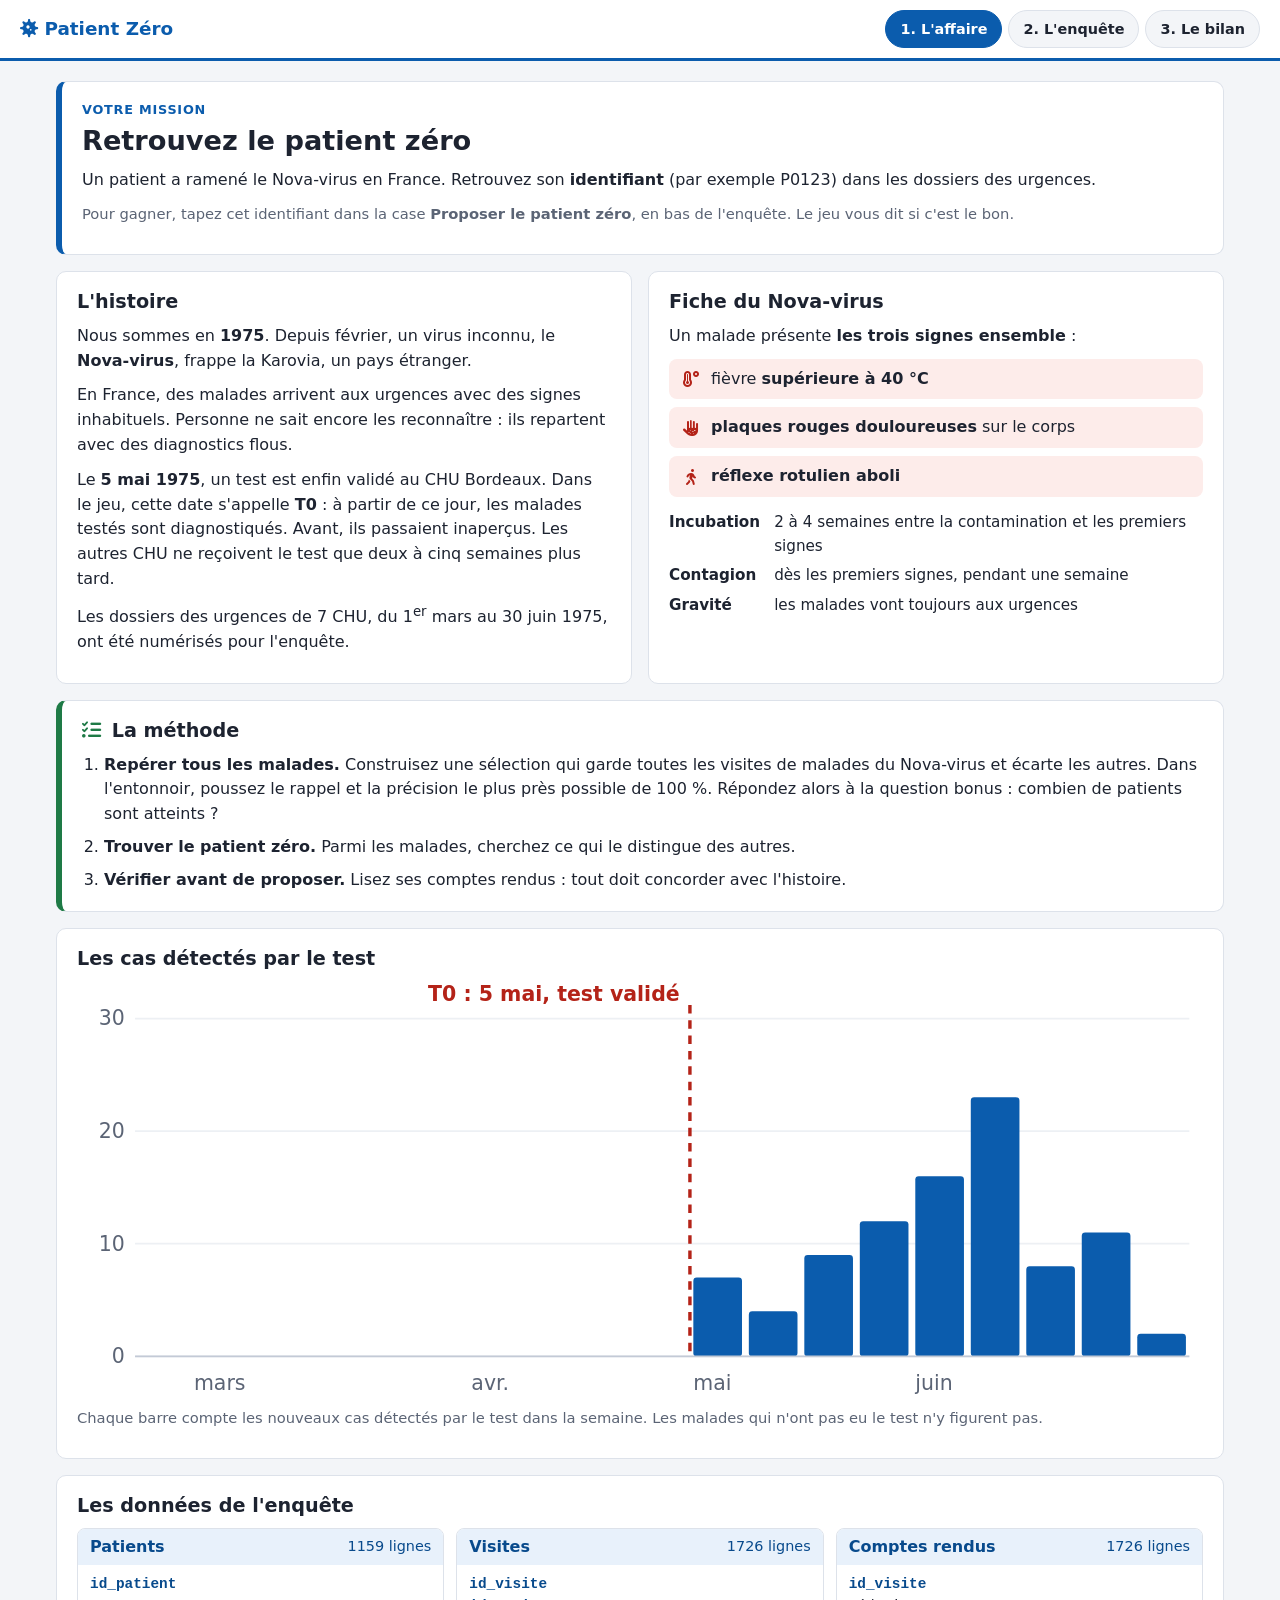
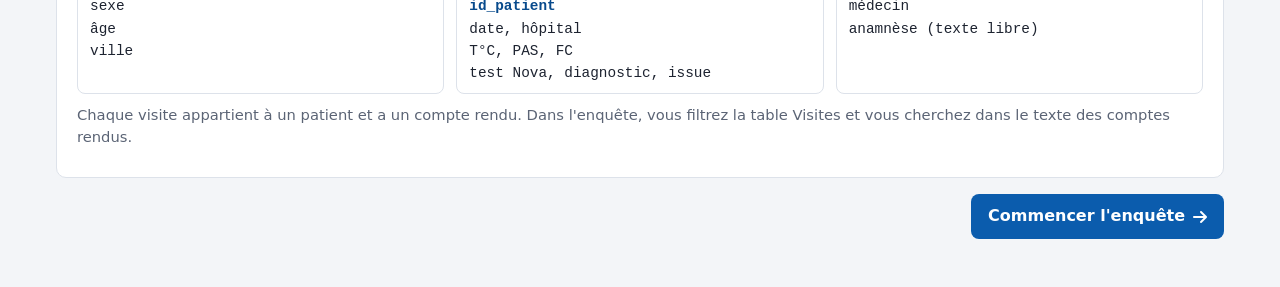
<file: index.html>
<!doctype html>
<html lang="fr">
<head>
<meta charset="utf-8">
<meta name="viewport" content="width=device-width, initial-scale=1">
<title>Patient Zéro</title>
<link rel="stylesheet" href="https://cdnjs.cloudflare.com/ajax/libs/font-awesome/6.5.1/css/all.min.css">
<link rel="stylesheet" href="style.css?v=4e49592b">
</head>
<body>

<header class="entete">
  <div class="marque"><i class="fa-solid fa-virus"></i> Patient Zéro</div>
  <nav class="onglets-pages" aria-label="Étapes du jeu">
    <button data-page="affaire" aria-current="page">1. L'affaire</button>
    <button data-page="enquete">2. L'enquête</button>
    <button data-page="bilan">3. Le bilan</button>
  </nav>
</header>

<main>

<!-- Page 1 : l'affaire -->
<section id="page-affaire" class="page active">
  <div class="carte objectif">
    <p class="surtitre">Votre mission</p>
    <h1>Retrouvez le patient zéro</h1>
    <p>Un patient a ramené le Nova-virus en France. Retrouvez son <strong>identifiant</strong> (par exemple P0123)
    dans les dossiers des urgences.</p>
    <p class="discret">Pour gagner, tapez cet identifiant dans la case <strong>Proposer le patient zéro</strong>,
    en bas de l'enquête. Le jeu vous dit si c'est le bon.</p>
  </div>

  <div class="deux-colonnes">
    <div class="carte">
      <h2>L'histoire</h2>
      <p>Nous sommes en <strong>1975</strong>. Depuis février, un virus inconnu, le <strong>Nova-virus</strong>,
      frappe la Karovia, un pays étranger.</p>
      <p>En France, des malades arrivent aux urgences avec des signes inhabituels. Personne ne sait encore les
      reconnaître : ils repartent avec des diagnostics flous.</p>
      <p>Le <strong>5 mai 1975</strong>, un test est enfin validé au CHU Bordeaux. Dans le jeu, cette date s'appelle
      <strong>T0</strong> : à partir de ce jour, les malades testés sont diagnostiqués. Avant, ils passaient
      inaperçus. Les autres CHU ne reçoivent le test que deux à cinq semaines plus tard.</p>
      <p>Les dossiers des urgences de 7 CHU, du 1<sup>er</sup> mars au 30 juin 1975, ont été numérisés pour
      l'enquête.</p>
    </div>
    <div class="carte">
      <h2>Fiche du Nova-virus</h2>
      <p>Un malade présente <strong>les trois signes ensemble</strong> :</p>
      <ul class="signes">
        <li><i class="fa-solid fa-temperature-high"></i><span>fièvre <strong>supérieure à 40 °C</strong></span></li>
        <li><i class="fa-solid fa-hand-dots"></i><span><strong>plaques rouges douloureuses</strong> sur le corps</span></li>
        <li><i class="fa-solid fa-person-walking"></i><span><strong>réflexe rotulien aboli</strong></span></li>
      </ul>
      <dl class="caracteristiques">
        <dt>Incubation</dt><dd>2 à 4 semaines entre la contamination et les premiers signes</dd>
        <dt>Contagion</dt><dd>dès les premiers signes, pendant une semaine</dd>
        <dt>Gravité</dt><dd>les malades vont toujours aux urgences</dd>
      </dl>
    </div>
  </div>

  <div class="carte methode">
    <h2><i class="fa-solid fa-list-check"></i> La méthode</h2>
    <ol class="etapes-methode" id="methode">
      <li><strong>Repérer tous les malades.</strong> Construisez une sélection qui garde toutes les visites de malades
      du Nova-virus et écarte les autres. Dans l'entonnoir, poussez le rappel et la précision le plus près
      possible de 100 %. Répondez alors à la question bonus : combien de patients sont atteints ?</li>
      <li><strong>Trouver le patient zéro.</strong> Parmi les malades, cherchez ce qui le distingue des autres.</li>
      <li><strong>Vérifier avant de proposer.</strong> Lisez ses comptes rendus : tout doit concorder avec
      l'histoire.</li>
    </ol>
  </div>

  <div class="carte">
    <h2>Les cas détectés par le test</h2>
    <div id="courbe" class="courbe"></div>
    <p class="discret">Chaque barre compte les nouveaux cas détectés par le test dans la semaine. Les malades qui
    n'ont pas eu le test n'y figurent pas.</p>
  </div>

  <div class="carte">
    <h2>Les données de l'enquête</h2>
    <div class="schema">
      <div class="table-carte">
        <h3>Patients <span id="schema-patients"></span></h3>
        <ul><li class="cle">id_patient</li><li>sexe</li><li>âge</li><li>ville</li></ul>
      </div>
      <div class="table-carte">
        <h3>Visites <span id="schema-visites"></span></h3>
        <ul><li class="cle">id_visite</li><li class="cle">id_patient</li><li>date, hôpital</li><li>T°C, PAS, FC</li>
          <li>test Nova, diagnostic, issue</li></ul>
      </div>
      <div class="table-carte">
        <h3>Comptes rendus <span id="schema-cr"></span></h3>
        <ul><li class="cle">id_visite</li><li>médecin</li><li>anamnèse (texte libre)</li></ul>
      </div>
    </div>
    <p class="discret">Chaque visite appartient à un patient et a un compte rendu. Dans l'enquête, vous filtrez
    la table Visites et vous cherchez dans le texte des comptes rendus.</p>
  </div>

  <div class="actions">
    <button class="bouton principal" data-aller="enquete">Commencer l'enquête <i class="fa-solid fa-arrow-right"></i></button>
  </div>
</section>

<!-- Page 2 : l'enquête -->
<section id="page-enquete" class="page">
  <section class="carte mission" id="mission" aria-live="polite"></section>

  <div class="enquete-grille">
    <form id="form-filtres" aria-label="Filtres et recherches" novalidate>
      <button class="bouton lien tout-effacer haut" type="button"><i class="fa-solid fa-eraser"></i> Tout effacer</button>
      <details class="carte repliable" open>
        <summary><i class="fa-solid fa-table"></i> Filtres sur la table Visites</summary>
        <div class="champs">
          <label>Date du <input type="date" id="f-du"></label>
          <label>au <input type="date" id="f-au"></label>
          <label class="large">Hôpital <select id="f-hopital"></select></label>
          <label>Température min (°C) <input type="text" inputmode="decimal" id="f-temperature" placeholder="ex. 40" autocomplete="off"></label>
          <label>Test Nova <select id="f-test"></select></label>
          <label class="large">Diagnostic <select id="f-diagnostic"></select></label>
          <label class="large">Issue de la visite <select id="f-issue"></select></label>
        </div>
      </details>

      <details class="carte repliable" open>
        <summary><i class="fa-solid fa-magnifying-glass"></i> Recherche dans les comptes rendus</summary>
        <p class="aide">Chaque recherche lit l'anamnèse. Les termes d'une même recherche sont des synonymes : un
        seul suffit. Les accents, les majuscules et le pluriel ne comptent pas. Un terme trouve aussi les mots qui
        commencent par lui : « céphal » trouve « céphalées ».</p>
        <div id="criteres"></div>
        <button class="bouton secondaire" type="button" id="ajouter-critere"><i class="fa-solid fa-plus"></i> Ajouter une recherche</button>
      </details>

      <div class="appliquer">
        <button class="bouton principal" type="submit" id="appliquer"><i class="fa-solid fa-filter"></i> Appliquer les filtres</button>
        <button class="bouton lien tout-effacer" type="button"><i class="fa-solid fa-eraser"></i> Tout effacer</button>
        <p class="etat-filtres" id="etat-filtres" aria-live="polite"></p>
      </div>
    </form>

    <div>
      <section class="carte" id="resultats">
        <h2>Entonnoir</h2>
        <p class="discret entonnoir-aide">Nombre de lignes qui restent après chaque filtre. Une visite a un seul
        compte rendu : les tables Visites et Comptes rendus gardent le même nombre de lignes. Chaque étape a un
        numéro et une couleur : sous l'entonnoir, l'onglet de même couleur montre les comptes rendus qu'elle n'a
        pas sélectionnés.</p>
        <p class="discret entonnoir-aide"><strong>Rappel</strong> : part des visites de malades du Nova-virus que
        votre sélection garde. <strong>Précision</strong> : part des visites de votre sélection qui sont des visites
        de malades. Une sélection parfaite atteint 100 % et 100 %.</p>
        <p class="attente-filtres" id="attente-filtres" hidden><i class="fa-solid fa-triangle-exclamation"></i>
        Les filtres ont changé. Cliquez sur <strong>Appliquer les filtres</strong> pour mettre à jour l'entonnoir et
        les comptes rendus.</p>
        <ol class="entonnoir" id="entonnoir"></ol>
      </section>

      <section class="carte">
        <div class="onglets-tables" id="onglets-tables" role="tablist" aria-label="Tables"></div>
        <div class="tri">
          <label>Ordre
            <select id="ordre">
              <option value="">non trié</option>
              <option value="asc">plus anciennes d'abord</option>
              <option value="desc">plus récentes d'abord</option>
            </select>
          </label>
        </div>
        <div id="vue-cr"></div>
        <div id="vue-visites" hidden></div>
        <div id="vue-patients" hidden></div>
      </section>

      <section class="carte bonus" id="bonus">
        <h2><i class="fa-solid fa-users"></i> Question bonus</h2>
        <p>Avant de proposer le patient zéro : combien de <strong>patients</strong> sont atteints par le
        Nova-virus ?</p>
        <form class="ligne" id="form-bonus">
          <input id="bonus-reponse" inputmode="numeric" placeholder="Nombre de patients" autocomplete="off" aria-label="Nombre de patients atteints">
          <button class="bouton principal" type="submit">Vérifier</button>
        </form>
        <div id="bonus-retour" class="retour" aria-live="polite"></div>
      </section>

      <section class="carte proposer" id="proposer">
        <h2><i class="fa-solid fa-crosshairs"></i> Proposer le patient zéro</h2>
        <form class="ligne" id="form-proposition">
          <input id="proposition" placeholder="P0123" autocomplete="off" autocapitalize="characters" aria-label="Identifiant du patient">
          <button class="bouton principal" type="submit">Vérifier</button>
        </form>
        <div id="proposition-retour" class="retour" aria-live="polite"></div>
      </section>
    </div>
  </div>
  <button class="barre-resultat" id="barre-resultat" type="button"></button>
</section>

<!-- Page 3 : le bilan -->
<section id="page-bilan" class="page">
  <div class="carte histoire" id="bilan-histoire"></div>
  <details class="carte repliable" id="acces-animateur">
    <summary><i class="fa-solid fa-key"></i> Accès animateur</summary>
    <form class="ligne" id="form-animateur">
      <input type="password" id="mot-de-passe" autocomplete="off" aria-label="Mot de passe animateur" placeholder="Mot de passe">
      <button class="bouton principal" type="submit">Ouvrir le bilan</button>
    </form>
    <div id="animateur-retour" class="retour" aria-live="polite"></div>
  </details>
  <div class="actions">
    <button class="bouton secondaire" id="rejouer"><i class="fa-solid fa-rotate-left"></i> Rejouer depuis le début</button>
  </div>
</section>

</main>

<script src="donnees.js?v=7889630e"></script>
<script src="js/recherche.js?v=95b4e049"></script>
<script src="js/enquete.js?v=b632fd39"></script>
<script src="js/jeu.js?v=29982d2e"></script>
</body>
</html>
</file>
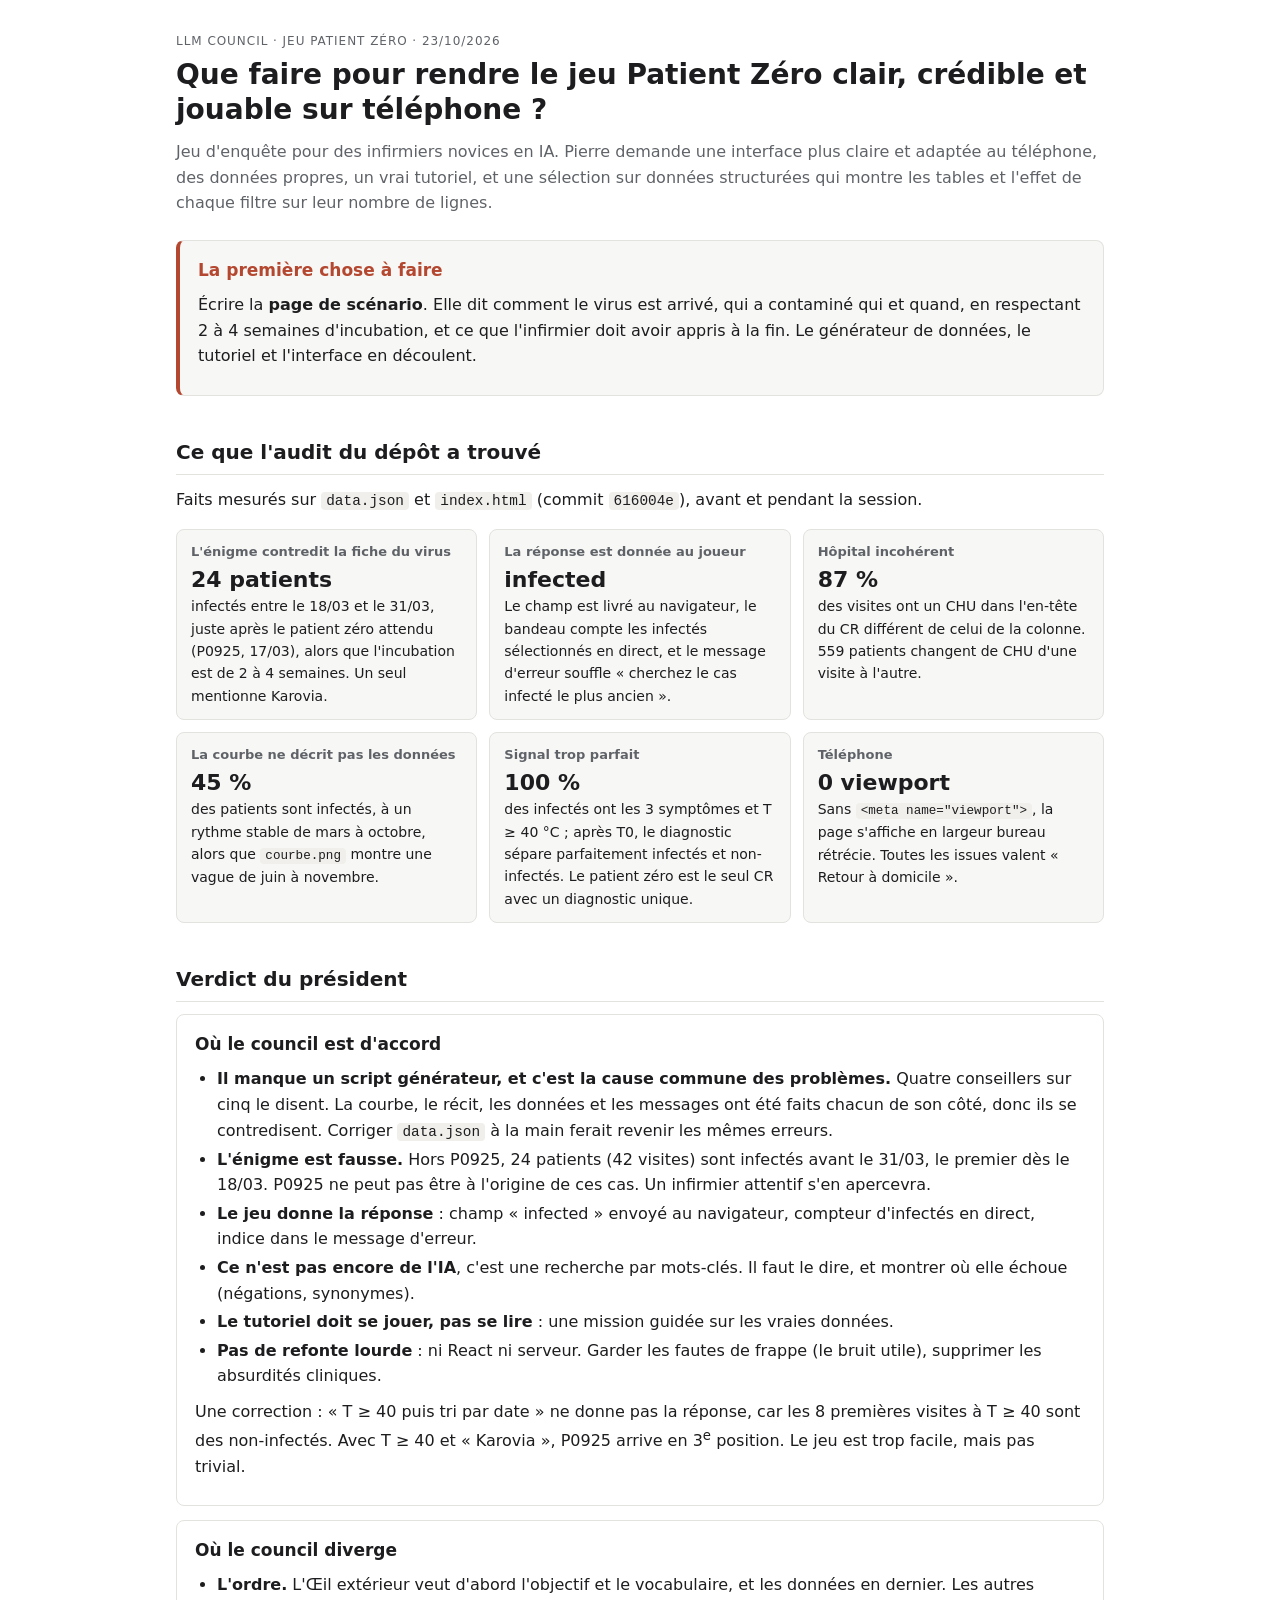
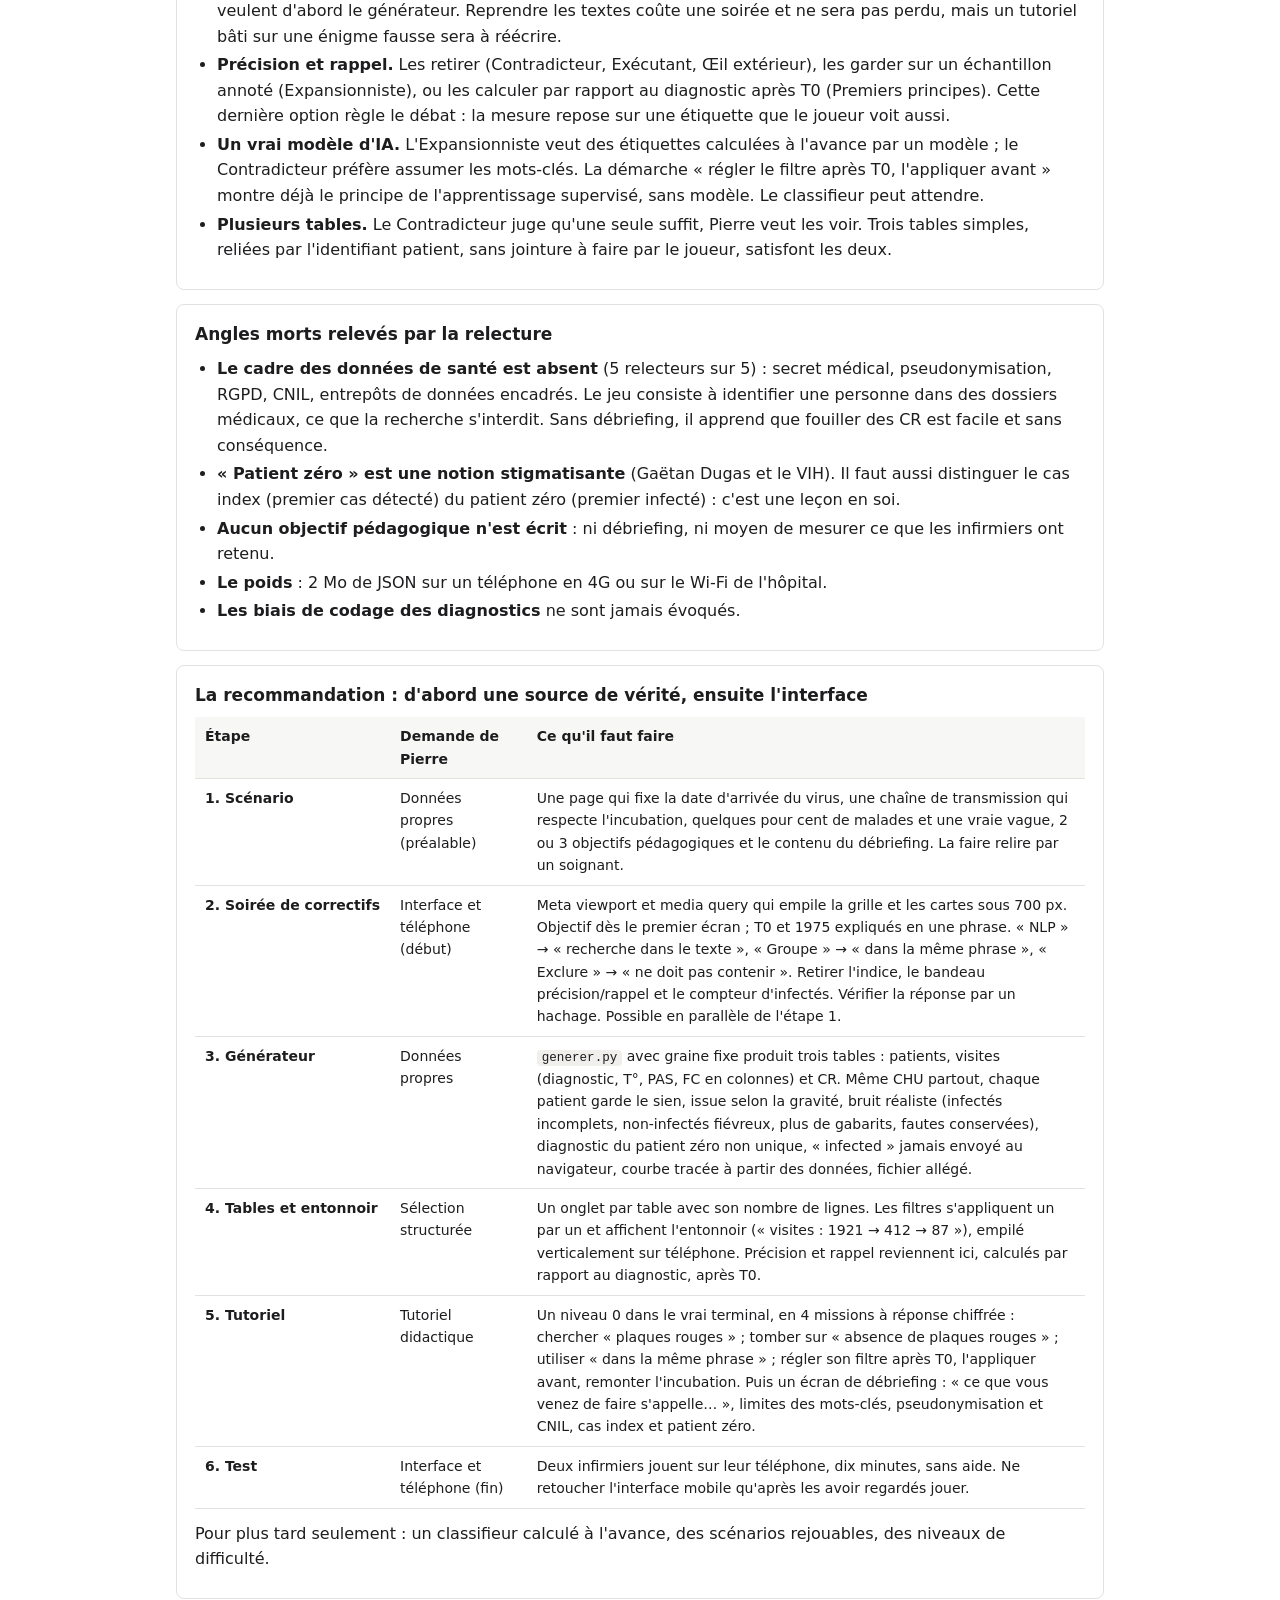
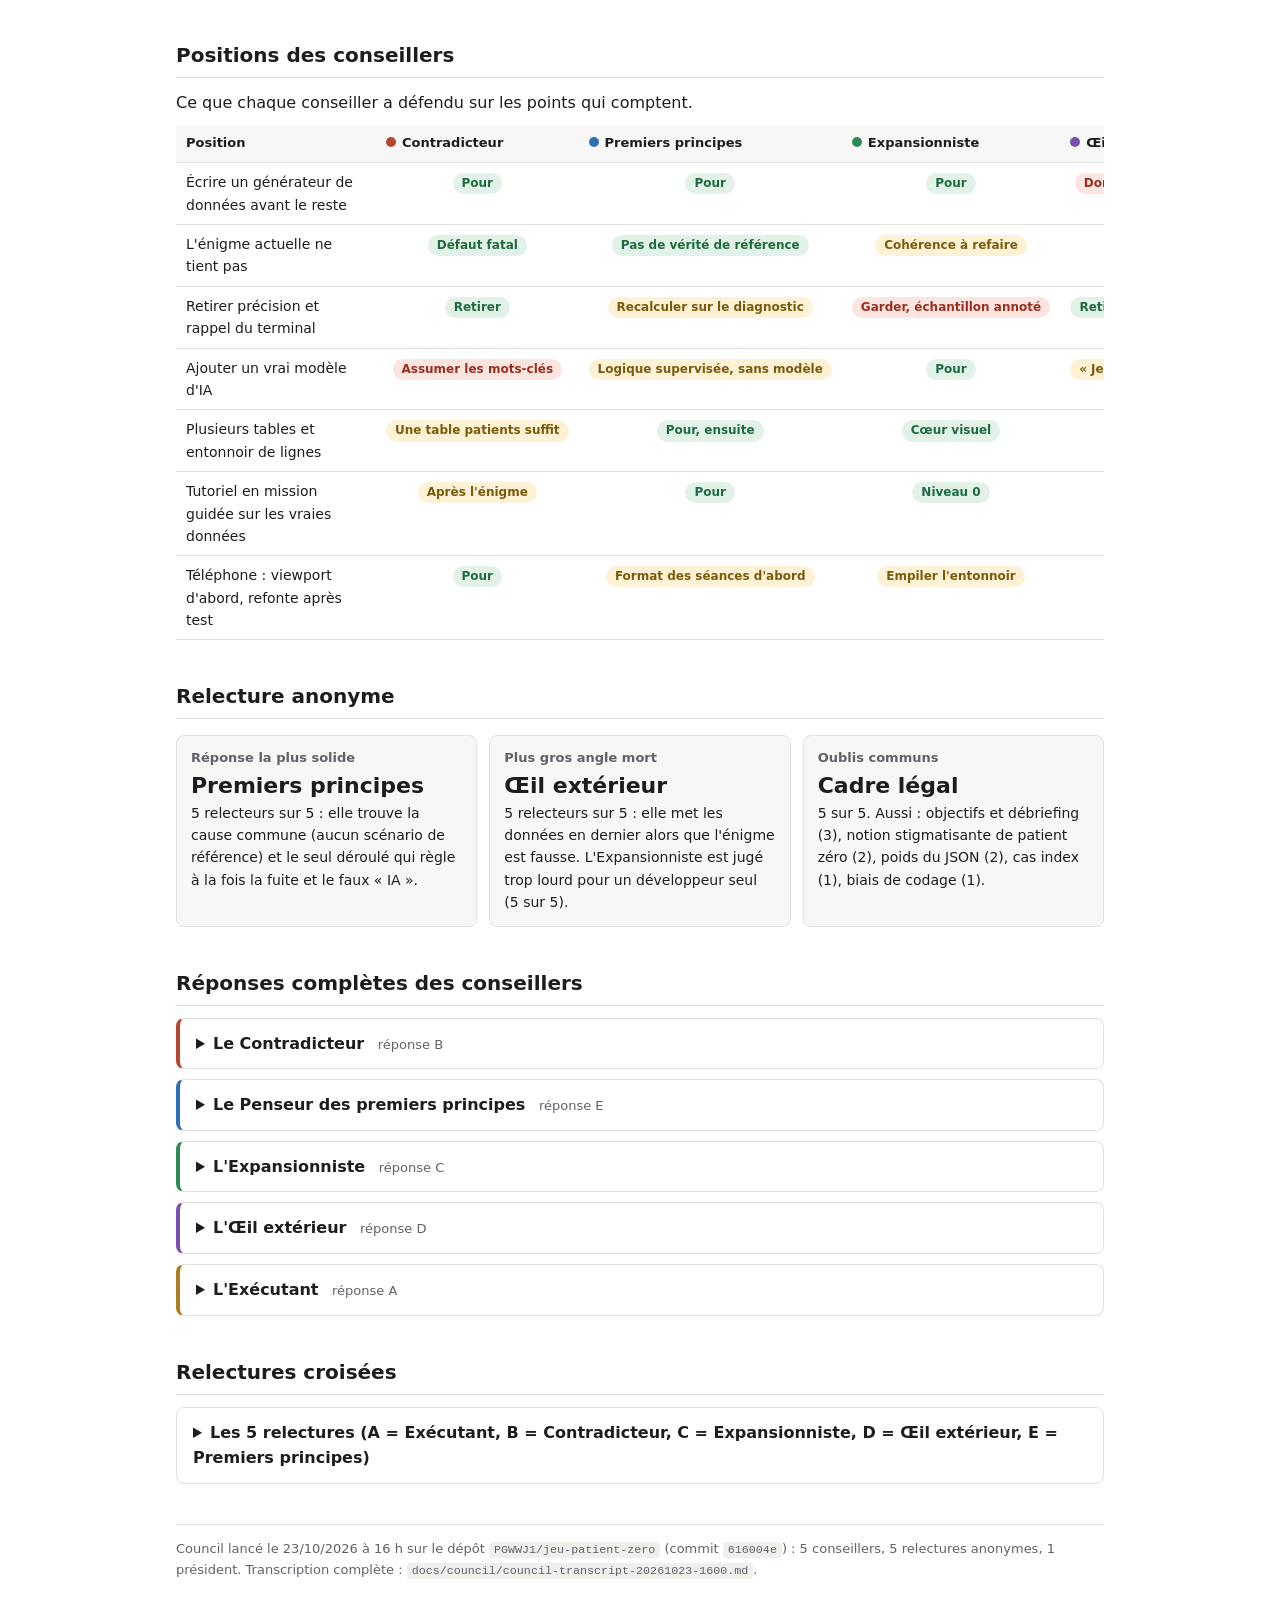
<file: docs/council/council-report-20261023-1600.html>
<!doctype html>
<html lang="fr">
<head>
<meta charset="utf-8">
<meta name="viewport" content="width=device-width, initial-scale=1">
<title>Council Patient Zéro</title>
<style>
:root {
  --bg: #ffffff; --surface: #f7f7f5; --text: #1d1d1f; --muted: #5f6368; --border: #e2e2de;
  --accent: #b4472f; --pos-bg: #e3f2e8; --pos: #1e6b3e; --neg-bg: #fbe5e1; --neg: #9b2f1c;
  --mid-bg: #fdf1d6; --mid: #7a5a0b; --none-bg: #efefed; --none: #7b7b78; --code-bg: #f0efeb;
}
@media (prefers-color-scheme: dark) {
  :root:not([data-theme="light"]) {
    --bg: #17181a; --surface: #1f2023; --text: #ececec; --muted: #a3a6ab; --border: #34363a;
    --accent: #e0775f; --pos-bg: #1d3526; --pos: #8fd3a8; --neg-bg: #3d221d; --neg: #f0a596;
    --mid-bg: #3a3020; --mid: #e6c77a; --none-bg: #2a2b2e; --none: #9a9a97; --code-bg: #2a2b2e;
  }
}
:root[data-theme="dark"] {
  --bg: #17181a; --surface: #1f2023; --text: #ececec; --muted: #a3a6ab; --border: #34363a;
  --accent: #e0775f; --pos-bg: #1d3526; --pos: #8fd3a8; --neg-bg: #3d221d; --neg: #f0a596;
  --mid-bg: #3a3020; --mid: #e6c77a; --none-bg: #2a2b2e; --none: #9a9a97; --code-bg: #2a2b2e;
}
* { box-sizing: border-box; }
body { margin: 0; background: var(--bg); color: var(--text);
  font: 16px/1.6 system-ui, -apple-system, "Segoe UI", Roboto, "Noto Sans", sans-serif; }
main { max-width: 960px; margin: 0 auto; padding: 32px 16px 64px; }
header .kicker { text-transform: uppercase; letter-spacing: .08em; font-size: 12px; color: var(--muted); margin: 0 0 6px; }
h1 { font-size: 28px; line-height: 1.25; margin: 0 0 12px; }
h2 { font-size: 20px; margin: 40px 0 12px; padding-bottom: 6px; border-bottom: 1px solid var(--border); }
h3 { font-size: 17px; margin: 0 0 8px; }
p { margin: 0 0 10px; }
ul, ol { margin: 0 0 10px; padding-left: 22px; }
li { margin: 3px 0; }
code { background: var(--code-bg); padding: 1px 5px; border-radius: 4px; font-size: .9em; overflow-wrap: anywhere; }
blockquote { margin: 0 0 12px; padding: 8px 14px; border-left: 3px solid var(--border); color: var(--muted); }
.lede { color: var(--muted); margin: 0; }
.first-step { background: var(--surface); border: 1px solid var(--border); border-left: 4px solid var(--accent);
  border-radius: 8px; padding: 16px 18px; margin: 24px 0 8px; }
.first-step h2 { border: 0; margin: 0 0 8px; padding: 0; font-size: 17px; color: var(--accent); }
.verdict-block { border: 1px solid var(--border); border-radius: 8px; padding: 16px 18px; margin: 0 0 14px; background: var(--bg); }
.table-wrap { overflow-x: auto; margin: 0 0 12px; }
table { border-collapse: collapse; width: 100%; font-size: 14px; }
th, td { text-align: left; vertical-align: top; padding: 8px 10px; border-bottom: 1px solid var(--border); }
thead th { background: var(--surface); font-weight: 600; }
.grid th[scope="col"] { font-size: 13px; white-space: normal; min-width: 100px; }
.grid th[scope="row"] { font-weight: 500; min-width: 200px; }
.grid td { text-align: center; }
.plan td:first-child { white-space: nowrap; font-weight: 600; }
.plan td:nth-child(2) { min-width: 120px; }
.dot { display: inline-block; width: 10px; height: 10px; border-radius: 50%; margin-right: 6px; vertical-align: baseline; }
.pill { display: inline-block; padding: 1px 9px; border-radius: 999px; font-size: 12px; font-weight: 600; white-space: nowrap; }
.pill.pos { background: var(--pos-bg); color: var(--pos); }
.pill.neg { background: var(--neg-bg); color: var(--neg); }
.pill.mid { background: var(--mid-bg); color: var(--mid); }
.pill.none { background: var(--none-bg); color: var(--none); font-weight: 500; }
.tally { display: grid; grid-template-columns: repeat(auto-fit, minmax(260px, 1fr)); gap: 12px; margin: 16px 0 0; }
.tally div { background: var(--surface); border: 1px solid var(--border); border-radius: 8px; padding: 12px 14px; font-size: 14px; }
.tally strong { display: block; font-size: 13px; color: var(--muted); font-weight: 600; margin-bottom: 4px; }
.tally .big { font-size: 22px; font-weight: 700; color: var(--text); display: block; line-height: 1.2; margin-bottom: 2px; }
details { border: 1px solid var(--border); border-radius: 8px; margin: 0 0 10px; background: var(--bg); }
details > summary { cursor: pointer; padding: 12px 16px; font-weight: 600; list-style-position: inside; }
details[open] > summary { border-bottom: 1px solid var(--border); }
details .body { padding: 14px 18px; }
.advisor { border-left: 4px solid var(--c, var(--accent)); }
.letter { font-weight: 400; color: var(--muted); font-size: 13px; margin-left: 8px; }
.review { border-top: 1px solid var(--border); padding-top: 10px; margin-top: 10px; }
.review:first-child { border-top: 0; margin-top: 0; padding-top: 0; }
footer { margin-top: 40px; padding-top: 14px; border-top: 1px solid var(--border); color: var(--muted); font-size: 13px; }
@media (max-width: 600px) { h1 { font-size: 23px; } .verdict-block, .first-step { padding: 14px; } }
</style>
</head>
<body>
<main>
<header>
  <p class="kicker">LLM Council · jeu Patient Zéro · 23/10/2026</p>
  <h1>Que faire pour rendre le jeu Patient Zéro clair, crédible et jouable sur téléphone&nbsp;?</h1>
  <p class="lede">Jeu d'enquête pour des infirmiers novices en IA. Pierre demande une interface plus claire et
  adaptée au téléphone, des données propres, un vrai tutoriel, et une sélection sur données structurées qui
  montre les tables et l'effet de chaque filtre sur leur nombre de lignes.</p>
</header>

<section class="first-step">
  <h2>La première chose à faire</h2>
  <p>Écrire la <strong>page de scénario</strong>. Elle dit comment le virus est arrivé, qui a contaminé qui et
  quand, en respectant 2 à 4 semaines d'incubation, et ce que l'infirmier doit avoir appris à la fin. Le
  générateur de données, le tutoriel et l'interface en découlent.</p>
</section>

<h2>Ce que l'audit du dépôt a trouvé</h2>
<p>Faits mesurés sur <code>data.json</code> et <code>index.html</code> (commit <code>616004e</code>), avant et
pendant la session.</p>
<div class="tally">
  <div><strong>L'énigme contredit la fiche du virus</strong><span class="big">24 patients</span>infectés entre le
  18/03 et le 31/03, juste après le patient zéro attendu (P0925, 17/03), alors que l'incubation est de 2 à 4
  semaines. Un seul mentionne Karovia.</div>
  <div><strong>La réponse est donnée au joueur</strong><span class="big">infected</span>Le champ est livré au
  navigateur, le bandeau compte les infectés sélectionnés en direct, et le message d'erreur souffle « cherchez le
  cas infecté le plus ancien ».</div>
  <div><strong>Hôpital incohérent</strong><span class="big">87 %</span>des visites ont un CHU dans l'en-tête du
  CR différent de celui de la colonne. 559 patients changent de CHU d'une visite à l'autre.</div>
  <div><strong>La courbe ne décrit pas les données</strong><span class="big">45 %</span>des patients sont
  infectés, à un rythme stable de mars à octobre, alors que <code>courbe.png</code> montre une vague de juin à
  novembre.</div>
  <div><strong>Signal trop parfait</strong><span class="big">100 %</span>des infectés ont les 3 symptômes et
  T ≥ 40 °C ; après T0, le diagnostic sépare parfaitement infectés et non-infectés. Le patient zéro est le seul CR
  avec un diagnostic unique.</div>
  <div><strong>Téléphone</strong><span class="big">0 viewport</span>Sans <code>&lt;meta name="viewport"&gt;</code>,
  la page s'affiche en largeur bureau rétrécie. Toutes les issues valent « Retour à domicile ».</div>
</div>

<h2>Verdict du président</h2>

<div class="verdict-block">
  <h3>Où le council est d'accord</h3>
  <ul>
    <li><strong>Il manque un script générateur, et c'est la cause commune des problèmes.</strong> Quatre
    conseillers sur cinq le disent. La courbe, le récit, les données et les messages ont été faits chacun de son
    côté, donc ils se contredisent. Corriger <code>data.json</code> à la main ferait revenir les mêmes erreurs.</li>
    <li><strong>L'énigme est fausse.</strong> Hors P0925, 24 patients (42 visites) sont infectés avant le 31/03,
    le premier dès le 18/03. P0925 ne peut pas être à l'origine de ces cas. Un infirmier attentif s'en
    apercevra.</li>
    <li><strong>Le jeu donne la réponse</strong> : champ « infected » envoyé au navigateur, compteur
    d'infectés en direct, indice dans le message d'erreur.</li>
    <li><strong>Ce n'est pas encore de l'IA</strong>, c'est une recherche par mots-clés. Il faut le dire, et
    montrer où elle échoue (négations, synonymes).</li>
    <li><strong>Le tutoriel doit se jouer, pas se lire</strong> : une mission guidée sur les vraies données.</li>
    <li><strong>Pas de refonte lourde</strong> : ni React ni serveur. Garder les fautes de frappe (le bruit
    utile), supprimer les absurdités cliniques.</li>
  </ul>
  <p>Une correction : « T ≥ 40 puis tri par date » ne donne pas la réponse, car les 8 premières visites à
  T ≥ 40 sont des non-infectés. Avec T ≥ 40 et « Karovia », P0925 arrive en 3<sup>e</sup> position. Le jeu est
  trop facile, mais pas trivial.</p>
</div>

<div class="verdict-block">
  <h3>Où le council diverge</h3>
  <ul>
    <li><strong>L'ordre.</strong> L'Œil extérieur veut d'abord l'objectif et le vocabulaire, et les données en
    dernier. Les autres veulent d'abord le générateur. Reprendre les textes coûte une soirée et ne sera pas perdu,
    mais un tutoriel bâti sur une énigme fausse sera à réécrire.</li>
    <li><strong>Précision et rappel.</strong> Les retirer (Contradicteur, Exécutant, Œil extérieur), les garder
    sur un échantillon annoté (Expansionniste), ou les calculer par rapport au diagnostic après T0 (Premiers
    principes). Cette dernière option règle le débat : la mesure repose sur une étiquette que le joueur voit
    aussi.</li>
    <li><strong>Un vrai modèle d'IA.</strong> L'Expansionniste veut des étiquettes calculées à l'avance par un
    modèle ; le Contradicteur préfère assumer les mots-clés. La démarche « régler le filtre après T0, l'appliquer
    avant » montre déjà le principe de l'apprentissage supervisé, sans modèle. Le classifieur peut attendre.</li>
    <li><strong>Plusieurs tables.</strong> Le Contradicteur juge qu'une seule suffit, Pierre veut les voir. Trois
    tables simples, reliées par l'identifiant patient, sans jointure à faire par le joueur, satisfont les
    deux.</li>
  </ul>
</div>

<div class="verdict-block">
  <h3>Angles morts relevés par la relecture</h3>
  <ul>
    <li><strong>Le cadre des données de santé est absent</strong> (5 relecteurs sur 5) : secret médical,
    pseudonymisation, RGPD, CNIL, entrepôts de données encadrés. Le jeu consiste à identifier une personne dans
    des dossiers médicaux, ce que la recherche s'interdit. Sans débriefing, il apprend que fouiller des CR est
    facile et sans conséquence.</li>
    <li><strong>« Patient zéro » est une notion stigmatisante</strong> (Gaëtan Dugas et le VIH). Il faut aussi
    distinguer le cas index (premier cas détecté) du patient zéro (premier infecté) : c'est une leçon en soi.</li>
    <li><strong>Aucun objectif pédagogique n'est écrit</strong> : ni débriefing, ni moyen de mesurer ce que les
    infirmiers ont retenu.</li>
    <li><strong>Le poids</strong> : 2 Mo de JSON sur un téléphone en 4G ou sur le Wi-Fi de l'hôpital.</li>
    <li><strong>Les biais de codage des diagnostics</strong> ne sont jamais évoqués.</li>
  </ul>
</div>

<div class="verdict-block">
  <h3>La recommandation : d'abord une source de vérité, ensuite l'interface</h3>
  <div class="table-wrap">
  <table class="plan">
    <thead><tr><th>Étape</th><th>Demande de Pierre</th><th>Ce qu'il faut faire</th></tr></thead>
    <tbody>
      <tr><td>1. Scénario</td><td>Données propres (préalable)</td><td>Une page qui fixe la date d'arrivée du
      virus, une chaîne de transmission qui respecte l'incubation, quelques pour cent de malades et une vraie
      vague, 2 ou 3 objectifs pédagogiques et le contenu du débriefing. La faire relire par un soignant.</td></tr>
      <tr><td>2. Soirée de correctifs</td><td>Interface et téléphone (début)</td><td>Meta viewport et media query
      qui empile la grille et les cartes sous 700 px. Objectif dès le premier écran ; T0 et 1975 expliqués en une
      phrase. « NLP » → « recherche dans le texte », « Groupe » → « dans la même phrase », « Exclure » → « ne doit
      pas contenir ». Retirer l'indice, le bandeau précision/rappel et le compteur d'infectés. Vérifier la réponse
      par un hachage. Possible en parallèle de l'étape 1.</td></tr>
      <tr><td>3. Générateur</td><td>Données propres</td><td><code>generer.py</code> avec graine fixe produit
      trois tables : patients, visites (diagnostic, T°, PAS, FC en colonnes) et CR. Même CHU partout, chaque
      patient garde le sien, issue selon la gravité, bruit réaliste (infectés incomplets, non-infectés fiévreux,
      plus de gabarits, fautes conservées), diagnostic du patient zéro non unique, « infected » jamais envoyé au
      navigateur, courbe tracée à partir des données, fichier allégé.</td></tr>
      <tr><td>4. Tables et entonnoir</td><td>Sélection structurée</td><td>Un onglet par table avec son nombre de
      lignes. Les filtres s'appliquent un par un et affichent l'entonnoir (« visites : 1921 → 412 → 87 »), empilé
      verticalement sur téléphone. Précision et rappel reviennent ici, calculés par rapport au diagnostic, après
      T0.</td></tr>
      <tr><td>5. Tutoriel</td><td>Tutoriel didactique</td><td>Un niveau 0 dans le vrai terminal, en 4 missions
      à réponse chiffrée : chercher « plaques rouges » ; tomber sur « absence de plaques rouges » ; utiliser « dans
      la même phrase » ; régler son filtre après T0, l'appliquer avant, remonter l'incubation. Puis un écran de
      débriefing : « ce que vous venez de faire s'appelle… », limites des mots-clés, pseudonymisation et CNIL, cas
      index et patient zéro.</td></tr>
      <tr><td>6. Test</td><td>Interface et téléphone (fin)</td><td>Deux infirmiers jouent sur leur téléphone,
      dix minutes, sans aide. Ne retoucher l'interface mobile qu'après les avoir regardés jouer.</td></tr>
    </tbody>
  </table>
  </div>
  <p>Pour plus tard seulement : un classifieur calculé à l'avance, des scénarios rejouables, des niveaux de
  difficulté.</p>
</div>

<h2>Positions des conseillers</h2>
<p>Ce que chaque conseiller a défendu sur les points qui comptent.</p>
<div class="table-wrap">
<table class="grid">
  <thead>
    <tr>
      <th scope="col">Position</th>
      <th scope="col"><span class="dot" style="background:#b4472f"></span>Contradicteur</th>
      <th scope="col"><span class="dot" style="background:#2f6fb4"></span>Premiers principes</th>
      <th scope="col"><span class="dot" style="background:#2e8b57"></span>Expansionniste</th>
      <th scope="col"><span class="dot" style="background:#7a4fb0"></span>Œil extérieur</th>
      <th scope="col"><span class="dot" style="background:#b07a1f"></span>Exécutant</th>
    </tr>
  </thead>
  <tbody>
    <tr><th scope="row">Écrire un générateur de données avant le reste</th>
      <td><span class="pill pos">Pour</span></td><td><span class="pill pos">Pour</span></td>
      <td><span class="pill pos">Pour</span></td><td><span class="pill neg">Données en dernier</span></td>
      <td><span class="pill pos">Pour</span></td></tr>
    <tr><th scope="row">L'énigme actuelle ne tient pas</th>
      <td><span class="pill pos">Défaut fatal</span></td><td><span class="pill pos">Pas de vérité de référence</span></td>
      <td><span class="pill mid">Cohérence à refaire</span></td><td><span class="pill none">Non abordé</span></td>
      <td><span class="pill mid">Contenu à corriger</span></td></tr>
    <tr><th scope="row">Retirer précision et rappel du terminal</th>
      <td><span class="pill pos">Retirer</span></td><td><span class="pill mid">Recalculer sur le diagnostic</span></td>
      <td><span class="pill neg">Garder, échantillon annoté</span></td><td><span class="pill pos">Retirer ou débriefing</span></td>
      <td><span class="pill pos">Retirer</span></td></tr>
    <tr><th scope="row">Ajouter un vrai modèle d'IA</th>
      <td><span class="pill neg">Assumer les mots-clés</span></td><td><span class="pill mid">Logique supervisée, sans modèle</span></td>
      <td><span class="pill pos">Pour</span></td><td><span class="pill mid">« Je ne vois pas l'IA »</span></td>
      <td><span class="pill none">Non abordé</span></td></tr>
    <tr><th scope="row">Plusieurs tables et entonnoir de lignes</th>
      <td><span class="pill mid">Une table patients suffit</span></td><td><span class="pill pos">Pour, ensuite</span></td>
      <td><span class="pill pos">Cœur visuel</span></td><td><span class="pill none">Non abordé</span></td>
      <td><span class="pill pos">Semaine 2</span></td></tr>
    <tr><th scope="row">Tutoriel en mission guidée sur les vraies données</th>
      <td><span class="pill mid">Après l'énigme</span></td><td><span class="pill pos">Pour</span></td>
      <td><span class="pill pos">Niveau 0</span></td><td><span class="pill pos">Pour</span></td>
      <td><span class="pill pos">4 missions</span></td></tr>
    <tr><th scope="row">Téléphone : viewport d'abord, refonte après test</th>
      <td><span class="pill pos">Pour</span></td><td><span class="pill mid">Format des séances d'abord</span></td>
      <td><span class="pill mid">Empiler l'entonnoir</span></td><td><span class="pill mid">3<sup>e</sup> priorité</span></td>
      <td><span class="pill pos">Soirée 1</span></td></tr>
  </tbody>
</table>
</div>

<h2>Relecture anonyme</h2>
<div class="tally">
  <div><strong>Réponse la plus solide</strong><span class="big">Premiers principes</span>5 relecteurs sur 5 :
  elle trouve la cause commune (aucun scénario de référence) et le seul déroulé qui règle à la fois la fuite et
  le faux « IA ».</div>
  <div><strong>Plus gros angle mort</strong><span class="big">Œil extérieur</span>5 relecteurs sur 5 : elle met
  les données en dernier alors que l'énigme est fausse. L'Expansionniste est jugé trop lourd pour un développeur
  seul (5 sur 5).</div>
  <div><strong>Oublis communs</strong><span class="big">Cadre légal</span>5 sur 5. Aussi : objectifs et
  débriefing (3), notion stigmatisante de patient zéro (2), poids du JSON (2), cas index (1), biais de codage
  (1).</div>
</div>

<h2>Réponses complètes des conseillers</h2>

<details class="advisor" style="--c:#b4472f">
<summary>Le Contradicteur <span class="letter">réponse B</span></summary>
<div class="body">
<p><strong>Le défaut fatal n'est pas dans la liste de Pierre : l'énigme elle-même ne tient pas.</strong> P0925
consulte le 17/03. Avant le 31/03, on trouve déjà 25 autres patients infectés (43 visites), dès le 18/03, et 2
seulement mentionnent Karovia. Avec une incubation de 2 à 4 semaines, P0925 ne peut pas avoir contaminé quelqu'un
qui est malade le lendemain. Un infirmier qui a lu la fiche du virus le verra. Il conclura soit que la réponse
attendue est fausse, soit que les données sont truquées. Il faut d'abord écrire le script générateur qui respecte
l'incubation, puis seulement reprendre l'interface.</p>
<p><strong>Deuxième défaut : on résout le jeu sans « IA ».</strong> On met la température minimale à 40, on
trie par date, on lit les premiers CR, et c'est fini. Ce que le jeu appelle « NLP », c'est de la recherche par
mots-clés avec des opérateurs booléens. Le présenter comme de l'IA à des novices, c'est leur mentir. Mieux vaut
l'assumer : le jeu montre les limites des mots-clés (négations, « rougeole »), et c'est ce qui justifie l'IA. Il
faut que la température seule ne suffise pas.</p>
<p><strong>Troisième défaut : la demande n° 4 aggrave la fuite.</strong> La précision et le rappel en direct
supposent de connaître la vérité. Il faut les retirer du terminal, retirer « infected » du navigateur (ne garder
qu'un hachage de la réponse) et les réserver au tutoriel, sur un échantillon annoté. Plusieurs tables à joindre,
c'est un concept de plus pour des novices : une table patients en lecture seule suffit.</p>
<p><strong>À éviter :</strong> refondre l'interface pour le téléphone avant de connaître le format des séances
(la meta viewport suffit d'abord) ; nettoyer au point de supprimer les fautes de frappe (c'est le bruit
pédagogique) ; écrire le tutoriel avant que l'énigme soit cohérente.</p>
<p><em>Note de l'animateur : après vérification, 24 patients et 42 visites ; la température seule ne suffit pas
(voir le verdict).</em></p>
</div>
</details>

<details class="advisor" style="--c:#2f6fb4">
<summary>Le Penseur des premiers principes <span class="letter">réponse E</span></summary>
<div class="body">
<p><strong>Pierre pose une question d'interface, mais le problème est ailleurs : le jeu n'a pas de vérité de
référence.</strong> Il n'existe ni scénario épidémiologique écrit, ni script générateur. La courbe, le récit, les
données et le message d'erreur ont été fabriqués chacun de leur côté, donc ils se contredisent. Corriger
<code>data.json</code> à la main ferait revenir le même problème.</p>
<ol>
<li><strong>Écrire sur une page ce qui s'est « réellement » passé</strong> : date d'arrivée du patient zéro,
chaîne de contamination, quelques cas avant T0 puis la croissance, une proportion de malades crédible (quelques %,
pas 45 %). Faire relire par un soignant.</li>
<li><strong>Un seul script générateur</strong> qui produit les tables (patients, visites, CR, avec diagnostic, PAS
et FC en colonnes) et la courbe. « infected » n'est jamais envoyé au navigateur ; vérification par hash ; le
patient zéro n'est plus le seul CR à porter un diagnostic unique.</li>
<li><strong>Rebâtir le déroulé autour de l'idée déjà présente mais inexploitée.</strong> Après T0, le diagnostic
sert d'étiquette. Le joueur règle son filtre texte sur cette période (précision et rappel calculés par rapport au
diagnostic), puis l'applique avant T0, où aucun diagnostic n'existe, et remonte de 2 à 4 semaines d'incubation.
Apprendre là où l'on sait, appliquer là où l'on ne sait pas : la fuite disparaît d'elle-même.</li>
<li><strong>Seulement ensuite :</strong> tutoriel (première mission guidée), téléphone, compteurs de lignes par
table.</li>
</ol>
<p><strong>À éviter :</strong> peaufiner l'interface tant que les données ne sont pas crédibles ; appeler « IA »
une recherche par mots-clés sans montrer où elle échoue ; choisir entre téléphone et poste fixe avant d'avoir
fixé le format des séances.</p>
</div>
</details>

<details class="advisor" style="--c:#2e8b57">
<summary>L'Expansionniste <span class="letter">réponse C</span></summary>
<div class="body">
<p>Ce jeu reproduit le vrai travail de la surveillance syndromique (Santé publique France, réseau OSCOUR des
passages aux urgences) et celui d'un entrepôt de données de santé qui constitue une cohorte. Il faut
l'assumer.</p>
<ol>
<li><strong>D'abord un générateur de données</strong> (script Python avec graine) : cohérence clinique, courbe
tirée des mêmes données, vraies tables. Il ouvre des scénarios rejouables : un autre patient zéro, un autre
virus, trois niveaux de difficulté.</li>
<li><strong>Faire de l'entonnoir de filtres le cœur visuel</strong> : 1921 → 412 → 87 → 3 lignes, filtre après
filtre et table par table.</li>
<li><strong>Ajouter vraiment de l'IA</strong> : des étiquettes calculées à l'avance par un modèle, livrées dans le
JSON, avec quelques erreurs volontaires. Le joueur voit l'IA réussir là où le mot-clé échoue et se tromper
ailleurs.</li>
<li><strong>Transformer la fuite en pédagogie</strong> : précision et rappel calculés sur un petit échantillon
annoté par un « médecin référent » fictif.</li>
<li><strong>Un tutoriel qui soit un niveau 0 jouable</strong>, et un écran de bilan : « ce que vous venez de faire
s'appelle… ».</li>
</ol>
<p><strong>À éviter :</strong> rafistoler <code>data.json</code> à la main, ou écrire le tutoriel comme une page
statique de plus.</p>
</div>
</details>

<details class="advisor" style="--c:#7a4fb0">
<summary>L'Œil extérieur <span class="letter">réponse D</span></summary>
<div class="body">
<p><strong>Je ne sais pas ce que je dois faire ni comment on gagne.</strong> L'objectif arrive seulement à la
page 3, dans une petite case en bas. Il faut l'écrire dès le premier écran : « Un patient a ramené ce virus en
France. Retrouvez son identifiant. »</p>
<p><strong>Le vocabulaire m'exclut</strong> : « Terminal d'enquête », « Filtres NLP &amp; Multi-combinaisons »,
« Isolement contextuel », « Élimination radicale », « Section », « Groupe 1 », « Précision », « Rappel ».
Remplacer « NLP » par « recherche dans le texte », « Groupe » par « dans la même phrase », « Exclure » par « ne
doit pas contenir ».</p>
<p><strong>Un indicateur me donne la réponse sans que je le comprenne</strong> : comment le logiciel sait-il qui
est infecté, puisque c'est ce que je cherche ?</p>
<p><strong>Je ne vois pas l'IA</strong> : je tape des mots-clés. Si personne ne fait le lien, le joueur repart sans
avoir compris.</p>
<p><strong>Les exemples du guide parlent d'autre chose</strong> (« choc frontal », « le patient fume »). Le
tutoriel devrait être la première minute du jeu, sur les vraies données.</p>
<p><strong>L'année 1975 et « T0 » m'arrêtent</strong> : on ne m'explique ni pourquoi 1975, ni ce que veut dire
T0.</p>
<p><strong>Ordre :</strong> 1) objectif et jargon (une soirée) ; 2) tutoriel en mission guidée ; 3) téléphone ;
4) données. <strong>À éviter :</strong> ajouter des fonctions avant d'avoir regardé un vrai infirmier jouer seul,
sans aide, pendant dix minutes.</p>
</div>
</details>

<details class="advisor" style="--c:#b07a1f">
<summary>L'Exécutant <span class="letter">réponse A</span></summary>
<div class="body">
<p><strong>Le blocage n'est pas l'interface : il n'existe aucun script qui génère les données.</strong></p>
<p><strong>Soirée 1</strong> : <code>&lt;meta name="viewport"&gt;</code> et media query qui empile la grille
(390 px + 1fr) et les 4 cartes sous 700 px ; supprimer l'indice « cherchez le cas infecté le plus ancien » ;
vérification par hash ; retirer précision et rappel du terminal, les garder seulement dans le tutoriel sur
environ 40 CR annotés.</p>
<p><strong>Semaine 1</strong> : <code>generer.py</code> avec graine fixe, trois tables (<code>patients</code>,
<code>visites</code> avec PAS, FC et diagnostic, <code>cr</code>), sans <code>infected</code> côté client ; même
CHU partout ; issue selon la gravité ; bruit ; diagnostic du patient zéro non unique ; courbe tracée dans le
navigateur, suppression de <code>courbe.png</code>.</p>
<p><strong>Semaine 2</strong> : l'entonnoir, avec le nombre de lignes de chaque table après chaque filtre.</p>
<p><strong>Semaine 3</strong> : 4 missions guidées dans le vrai terminal, chacune avec une réponse chiffrée.</p>
<p><strong>Ensuite</strong> : tester avec 2 infirmiers, sur leur téléphone, avant toute diffusion.</p>
<p><strong>À éviter :</strong> React ou outil de build ; serveur ; tout refaire d'un bloc ; retoucher le gameplay
avant le générateur ; cacher la solution mieux qu'avec un hash (impossible en statique, inutile pour ce
public).</p>
</div>
</details>

<h2>Relectures croisées</h2>
<details>
<summary>Les 5 relectures (A = Exécutant, B = Contradicteur, C = Expansionniste, D = Œil extérieur, E = Premiers principes)</summary>
<div class="body">
  <div class="review"><p><strong>Relecteur 1.</strong> Plus solide : E, qui remonte à la cause et propose le seul
  mécanisme qui règle à la fois la fuite et le message ; B apporte le fait le plus grave (incubation). Angle mort :
  D met les données en dernier ; C alourdit le chantier. Oubli commun : cadre éthique et réglementaire (secret
  médical, pseudonymisation, CNIL, entrepôts) ; distinction entre cas index et patient zéro.</p></div>
  <div class="review"><p><strong>Relecteur 2.</strong> Plus forte : E, seule à rendre « IA » honnête sans
  ajouter de fonction ; B la complète par une preuve vérifiée. Angle mort : D ; C oublie le budget d'un
  développeur seul. Oubli commun : secret médical, pseudonymisation, RGPD, entrepôt encadré ; la notion de patient
  zéro est stigmatisante, mieux vaut viser la détection précoce et la chaîne de transmission.</p></div>
  <div class="review"><p><strong>Relecteur 3.</strong> Plus forte : E ; B apporte le fait le plus grave. Angle
  mort : D ; C en fait trop. Oubli commun : 2 ou 3 objectifs vérifiables et le débriefing ; pseudonymisation,
  confidentialité, CNIL, biais de codage ; 2 Mo de JSON en 4G.</p></div>
  <div class="review"><p><strong>Relecteur 4.</strong> Plus solide : E, vraie logique de l'apprentissage
  supervisé, à compléter par B. Angle mort : D ; C alourdit. Oubli commun : cadre légal ; poids de
  <code>data.json</code> sur le Wi-Fi hospitalier ; aucune mesure de ce que les infirmiers ont retenu.</p></div>
  <div class="review"><p><strong>Relecteur 5.</strong> Plus solide : E ; B juste derrière. Angle mort : D, qui
  ferait polir l'interface d'une énigme fausse ; C trop lourd. Oubli commun : le jeu consiste à identifier une
  personne dans des dossiers médicaux, ce que la recherche s'interdit ; la notion de patient zéro est stigmatisante
  (Gaëtan Dugas) ; il faut un débriefing qui en parle.</p></div>
  <p>Texte intégral des relectures : <code>council-transcript-20261023-1600.md</code>.</p>
</div>
</details>

<footer>
  Council lancé le 23/10/2026 à 16 h sur le dépôt <code>PGWWJ1/jeu-patient-zero</code> (commit
  <code>616004e</code>) : 5 conseillers, 5 relectures anonymes, 1 président. Transcription complète :
  <code>docs/council/council-transcript-20261023-1600.md</code>.
</footer>
</main>
</body>
</html>
</file>
<file: style.css>
:root {
  --bleu: #0b5cad; --bleu-fonce: #084a8c; --bleu-clair: #e8f1fb;
  --rouge: #b42318; --rouge-clair: #fdecea;
  --vert: #1e7a46; --vert-clair: #e6f4ec;
  --ambre: #8a5a00; --ambre-clair: #fff4dc;
  --texte: #1d2330; --discret: #5b6475; --bord: #dde2ea; --fond: #f3f5f8; --carte: #ffffff;
  --rayon: 10px;
}
* { box-sizing: border-box; }
html { -webkit-text-size-adjust: 100%; }
body { margin: 0; background: var(--fond); color: var(--texte);
  font: 16px/1.55 system-ui, -apple-system, "Segoe UI", Roboto, "Helvetica Neue", sans-serif; }
h1, h2, h3 { line-height: 1.25; margin: 0 0 10px; }
h1 { font-size: 1.7rem; }
h2 { font-size: 1.2rem; }
h3 { font-size: 1rem; }
p { margin: 0 0 10px; }
ul { margin: 0 0 10px; padding-left: 22px; }
button, input, select { font: inherit; color: inherit; }
input, select { font-size: 16px; padding: 8px 10px; border: 1px solid #c3cad6; border-radius: 6px; background: #fff;
  min-height: 40px; width: 100%; }
input:focus-visible, select:focus-visible, button:focus-visible, tr:focus-visible { outline: 3px solid #7fb3ec; outline-offset: 1px; }
.discret { color: var(--discret); font-size: .92rem; }

/* En-tête et pages */
.entete { position: sticky; top: 0; z-index: 10; background: var(--carte); border-bottom: 3px solid var(--bleu);
  display: flex; align-items: center; justify-content: space-between; gap: 10px 16px; flex-wrap: wrap; padding: 10px 20px; }
.marque { font-weight: 700; color: var(--bleu); font-size: 1.15rem; white-space: nowrap; }
.onglets-pages { display: flex; gap: 6px; }
.onglets-pages button { border: 1px solid var(--bord); background: var(--fond); border-radius: 999px; padding: 7px 14px;
  font-weight: 600; font-size: .9rem; cursor: pointer; }
.onglets-pages button[aria-current="page"] { background: var(--bleu); border-color: var(--bleu); color: #fff; }
main { max-width: 1200px; margin: 0 auto; padding: 20px 16px 48px; }
.page { display: none; }
.page.active { display: block; }

/* Cartes et boutons */
.carte { background: var(--carte); border: 1px solid var(--bord); border-radius: var(--rayon); padding: 18px 20px; margin-bottom: 16px; }
.deux-colonnes { display: grid; grid-template-columns: minmax(0, 1fr) minmax(0, 1fr); gap: 16px; }
.deux-colonnes > .carte { margin-bottom: 0; }
.deux-colonnes { margin-bottom: 16px; }
.bouton { display: inline-flex; align-items: center; justify-content: center; gap: 8px; border-radius: 8px; padding: 9px 16px;
  min-height: 40px; font-weight: 600; cursor: pointer; border: 1px solid transparent; text-decoration: none; }
.bouton.principal { background: var(--bleu); color: #fff; }
.bouton.principal:hover { background: var(--bleu-fonce); }
.bouton.secondaire { background: #fff; color: var(--bleu); border-color: var(--bleu); }
.bouton.secondaire:hover { background: var(--bleu-clair); }
.bouton.lien { background: none; color: var(--bleu); padding: 6px 8px; min-height: 0; }
.bouton.petit { padding: 5px 10px; min-height: 34px; font-size: .9rem; background: #fff; color: var(--bleu); border-color: #b9cde6; }
.bouton:disabled { opacity: .4; cursor: not-allowed; }
.icone { background: none; border: none; color: var(--discret); cursor: pointer; width: 36px; height: 36px; border-radius: 6px; flex: none; }
.icone:hover { background: var(--fond); color: var(--rouge); }
.actions { display: flex; justify-content: flex-end; gap: 10px; flex-wrap: wrap; }
.etiquette { display: inline-block; font-size: .8rem; font-weight: 700; text-transform: uppercase; letter-spacing: .04em;
  color: var(--bleu); background: var(--bleu-clair); padding: 3px 9px; border-radius: 999px; }
.etiquette.succes { color: var(--vert); background: var(--vert-clair); }
.ligne { display: flex; gap: 8px; align-items: flex-end; flex-wrap: wrap; }
.ligne input { width: auto; flex: 1 1 140px; }
.ligne label { flex: 1 1 160px; }
.retour { margin: 10px 0 0; min-height: 1.5em; }
.retour.ok { color: var(--vert); font-weight: 600; }
.retour.ko { color: var(--rouge); }
.retour.info { color: var(--ambre); }

/* Page 1 : l'affaire */
.objectif { border-left: 6px solid var(--bleu); }
.surtitre { text-transform: uppercase; letter-spacing: .06em; font-size: .8rem; font-weight: 700; color: var(--bleu); margin-bottom: 4px; }
.signes { list-style: none; padding: 0; display: grid; gap: 8px; }
.signes li { display: flex; gap: 10px; align-items: center; background: var(--rouge-clair); border-radius: 8px; padding: 8px 12px; }
.signes i { color: var(--rouge); width: 20px; text-align: center; }
.caracteristiques { display: grid; grid-template-columns: max-content 1fr; gap: 6px 14px; margin: 14px 0 0; font-size: .95rem; }
.caracteristiques dt { font-weight: 700; }
.caracteristiques dd { margin: 0; }
.courbe svg { width: 100%; height: auto; display: block; }
.courbe .barre { fill: var(--bleu); }
.courbe .axe { stroke: #c3cad6; }
.courbe .grille { stroke: #edf0f4; }
.courbe .t0 { stroke: var(--rouge); stroke-dasharray: 5 4; stroke-width: 2; }
.courbe text { font-size: 12px; fill: var(--discret); }
.courbe text.t0-texte { fill: var(--rouge); font-weight: 700; }
.schema { display: grid; grid-template-columns: repeat(3, 1fr); gap: 12px; margin-bottom: 10px; }
.table-carte { border: 1px solid var(--bord); border-radius: 8px; overflow: hidden; }
.table-carte h3 { background: var(--bleu-clair); color: var(--bleu-fonce); margin: 0; padding: 8px 12px; display: flex; justify-content: space-between; gap: 8px; }
.table-carte h3 span { font-weight: 500; font-size: .9rem; }
.table-carte ul { list-style: none; margin: 0; padding: 8px 12px; font-size: .9rem; font-family: ui-monospace, Consolas, monospace; }
.table-carte li.cle { font-weight: 700; color: var(--bleu-fonce); }

.methode { border-left: 6px solid var(--vert); }
.methode h2 i { color: var(--vert); margin-right: 4px; }
.etapes-methode { margin: 0; padding-left: 22px; display: grid; gap: 8px; }

/* Page 2 : l'enquête */
.mission { border-left: 6px solid var(--ambre); background: #fffdf6; }
.mission.terminee { border-left-color: var(--vert); background: #f7fcf9; }
.mission-tete { display: flex; justify-content: space-between; align-items: center; gap: 8px; flex-wrap: wrap; margin-bottom: 8px; }
.mission .etiquette { color: var(--ambre); background: var(--ambre-clair); }
.mission.terminee .etiquette { color: var(--vert); background: var(--vert-clair); }
.enquete-grille { display: grid; grid-template-columns: minmax(300px, 380px) minmax(0, 1fr); gap: 16px; align-items: start; }
.repliable > summary { font-weight: 700; font-size: 1.05rem; cursor: pointer; list-style-position: outside; margin-left: 18px; }
.repliable[open] > summary { margin-bottom: 12px; }
.repliable summary i { color: var(--bleu); margin-right: 4px; }
.champs { display: grid; grid-template-columns: 1fr 1fr; gap: 10px 12px; }
.champs label { display: flex; flex-direction: column; gap: 4px; font-weight: 600; font-size: .9rem; }
.champs .large { grid-column: 1 / -1; }
.aide { font-size: .88rem; color: var(--discret); }
.critere { border: 1px solid var(--bord); border-left: 6px solid var(--couleur); border-radius: 8px; padding: 10px; margin-bottom: 10px; background: #fbfcfd; }
.critere.exclusion { background: #fff8f7; }
.critere-tete { display: flex; gap: 6px; align-items: center; margin-bottom: 8px; }
.critere-tete select { font-weight: 700; }
.critere.exclusion .critere-tete select { color: var(--rouge); }
.termes { display: grid; gap: 4px; }
.terme { display: flex; gap: 4px; align-items: center; }
.ou { font-size: .8rem; color: var(--discret); padding-left: 4px; }
.critere-pied { display: grid; gap: 8px; margin-top: 8px; }
.critere-pied .bouton { justify-self: start; }
.critere-pied .lien-phrase { display: flex; flex-direction: column; gap: 2px; font-size: .85rem; font-weight: 600; color: var(--discret); }
.tout-effacer.haut { margin: 0 0 8px; }
/* Le bouton reste visible au bas de l'écran pendant qu'on fait défiler les filtres. */
.appliquer { position: sticky; bottom: 0; z-index: 2; display: flex; flex-wrap: wrap; align-items: center; gap: 6px 12px;
  padding: 10px 0 12px; margin-bottom: 16px; background: var(--fond); }
.appliquer #appliquer { flex: 1 1 auto; }
.bouton.principal.attente { box-shadow: 0 0 0 3px #f6c768; }
.etat-filtres { flex-basis: 100%; margin: 0; font-size: .85rem; font-weight: 600; color: var(--ambre); }
.etat-filtres:empty { display: none; }

.entonnoir-aide { margin-bottom: 12px; }
.attente-filtres { background: var(--ambre-clair); color: var(--ambre); border-radius: 8px; padding: 8px 12px; font-size: .92rem; margin: 0 0 12px; }
.entonnoir { list-style: none; padding: 0; margin: 0; display: grid; gap: 8px; transition: opacity .2s; }
.entonnoir.perime { opacity: .45; }
/* Numéro d'étape, dans la couleur de l'étape (variables --etape et --etape-claire posées par jeu.js) */
.numero { display: inline-flex; align-items: center; justify-content: center; flex: none; min-width: 22px; height: 22px; padding: 0 6px;
  border-radius: 999px; background: var(--etape); color: #fff; font-size: .78rem; font-weight: 700; margin-right: 6px; }
.entonnoir li { display: grid; grid-template-columns: minmax(0, 1fr) 160px minmax(170px, max-content); gap: 4px 12px; align-items: center; font-size: .92rem; }
.entonnoir li.dernier { font-weight: 700; }
.entonnoir .pastille { display: inline-block; font-size: .72rem; font-weight: 700; padding: 1px 7px; border-radius: 999px; margin-right: 6px;
  background: var(--bleu-clair); color: var(--bleu-fonce); vertical-align: 1px; }
.entonnoir .pastille.texte { background: #f1e8fb; color: #5b2a8c; }
.marche-barre { height: 10px; background: var(--fond); border-radius: 5px; overflow: hidden; }
.marche-barre span { display: block; height: 100%; background: var(--etape, #8a94a6); border-radius: 5px; }
.marche-nombres { text-align: right; white-space: nowrap; }
.indicateurs { display: block; font-size: .82rem; font-weight: 500; color: var(--discret); }
.indicateurs strong { color: var(--texte); }
.indicateurs .parfait { color: var(--vert); }
.entonnoir-vide { color: var(--discret); font-size: .9rem; }

.onglets-tables { display: flex; flex-wrap: wrap; gap: 6px; margin-bottom: 12px; }
.onglets-tables button { background: #fff; border: 1px solid var(--bord); border-radius: 8px; padding: 5px 10px;
  font-size: .92rem; font-weight: 600; cursor: pointer; color: var(--discret); text-align: left; }
.onglets-tables button:hover { border-color: var(--bleu); }
.onglets-tables button[aria-selected="true"] { color: var(--bleu-fonce); background: var(--bleu-clair); border-color: var(--bleu);
  box-shadow: inset 0 0 0 1px var(--bleu); }
/* Comptes rendus non sélectionnés à une étape : fond de la couleur de l'étape */
.onglets-tables button.ecartes { color: var(--texte); background: var(--etape-claire); border-color: var(--etape-claire);
  border-left: 5px solid var(--etape); }
.onglets-tables button.ecartes[aria-selected="true"] { border-color: var(--etape); box-shadow: inset 0 0 0 1px var(--etape); }
.onglets-tables .compte { font-weight: 500; font-size: .85rem; }
.bandeau-etape { display: flex; gap: 10px; align-items: flex-start; background: var(--etape-claire); border-left: 5px solid var(--etape);
  border-radius: 8px; padding: 10px 12px; margin-bottom: 12px; font-size: .92rem; }
.bandeau-etape p { margin: 0; }
.bandeau-etape .numero { margin: 0; }
.tri { display: flex; justify-content: flex-end; margin-bottom: 10px; }
.tri label { display: flex; align-items: center; gap: 8px; font-size: .9rem; color: var(--discret); }
.tri select { width: auto; }
.vide { color: var(--discret); padding: 20px 0; text-align: center; }

.navigation-cr { display: flex; justify-content: space-between; align-items: center; gap: 8px; margin-bottom: 12px; }
.cr { border: 1px solid var(--bord); border-radius: 8px; overflow: hidden; }
.cr-entete { display: grid; grid-template-columns: repeat(4, 1fr); gap: 1px; background: var(--bord); border-bottom: 1px solid var(--bord); }
.cr-entete div { background: var(--bleu-clair); padding: 6px 10px; font-weight: 600; font-size: .92rem; }
.cr-entete span { display: block; font-size: .72rem; font-weight: 700; text-transform: uppercase; letter-spacing: .04em; color: var(--discret); }
.cr-corps { padding: 12px 14px; }
.cr-corps h3 { font-size: .8rem; text-transform: uppercase; letter-spacing: .05em; color: var(--discret); margin: 12px 0 4px; }
.cr-corps h3:first-child { margin-top: 0; }
.anamnese { font-family: ui-monospace, "Cascadia Mono", Consolas, monospace; font-size: .95rem; line-height: 1.7; }
mark { border-radius: 3px; padding: 0 2px; color: inherit; }
mark.exclu { background: var(--rouge-clair); color: var(--rouge); outline: 1px dashed var(--rouge); }
.cr-pied { display: flex; flex-wrap: wrap; gap: 6px; align-items: center; padding: 10px 14px; border-top: 1px solid var(--bord); background: #fbfcfd; }
.badge { font-size: .82rem; font-weight: 600; padding: 2px 9px; border-radius: 999px; border: 1px solid var(--bord); }
.badge.present { background: var(--vert-clair); color: var(--vert); border-color: #b9dfc8; }
.badge.absent { background: var(--fond); color: var(--discret); }
.badge.bloque { background: var(--rouge-clair); color: var(--rouge); border-color: #f2c4bf; }
.cr-pied .bouton { margin-left: auto; }

.defilement { overflow-x: auto; }
table { border-collapse: collapse; width: 100%; font-size: .88rem; }
th, td { text-align: left; padding: 7px 9px; border-bottom: 1px solid var(--bord); white-space: nowrap; }
thead th { background: var(--fond); font-size: .8rem; text-transform: uppercase; letter-spacing: .03em; color: var(--discret); position: sticky; top: 0; }
tbody tr { cursor: pointer; }
tbody tr:hover { background: var(--bleu-clair); }
td.nombre { text-align: right; font-variant-numeric: tabular-nums; }
.plus { text-align: center; margin-top: 10px; }

.bonus { border-left: 6px solid var(--bleu); }
.bonus h2 i { color: var(--bleu); margin-right: 4px; }
.proposer { border: 2px solid var(--bleu); }
.barre-resultat { display: none; }

/* Page 3 : le bilan */
.histoire h2 { margin-top: 10px; }
.histoire ul { padding-left: 20px; }
.histoire li { margin-bottom: 6px; }
.lexique { list-style: none; padding: 0; display: grid; gap: 10px; }
.lexique li { padding: 10px 12px; background: var(--fond); border-radius: 8px; }

@media (max-width: 900px) {
  .enquete-grille, .deux-colonnes { grid-template-columns: minmax(0, 1fr); }
  .schema { grid-template-columns: 1fr; }
  .entonnoir li { grid-template-columns: 1fr auto; }
  .marche-barre { grid-column: 1 / -1; grid-row: 2; }
  /* La barre du bas, ci-dessous, prend le relais du bouton collé. */
  .appliquer { position: static; }
  /* Sur un écran étroit, les filtres repoussent l'entonnoir loin en dessous : une barre collée en bas
     garde le résultat sous les yeux. */
  .barre-resultat { display: flex; justify-content: space-between; align-items: center; gap: 10px; position: sticky; bottom: 0;
    width: 100%; margin: 0; padding: 12px 16px; border: none; border-top: 3px solid var(--bleu); border-radius: 10px 10px 0 0;
    background: var(--carte); box-shadow: 0 -4px 12px rgba(0, 0, 0, .08); font-size: .95rem; text-align: left; cursor: pointer; }
  .barre-resultat .aller { color: var(--bleu); font-weight: 700; white-space: nowrap; }
  .barre-resultat .indicateurs { margin-top: 2px; }
}
@media (max-width: 560px) {
  .entete { padding: 8px 12px; }
  .onglets-pages { width: 100%; }
  .onglets-pages button { flex: 1; padding: 8px 4px; font-size: .85rem; }
  main { padding: 12px 12px 40px; }
  .carte { padding: 14px; }
  h1 { font-size: 1.4rem; }
  .champs { grid-template-columns: 1fr; }
  .cr-entete { grid-template-columns: 1fr 1fr; }
  .navigation-cr .bouton { padding: 9px 12px; }
  .entonnoir li { grid-template-columns: 1fr; }
  .marche-nombres { text-align: left; }
  .marche-barre { grid-row: auto; }
  .cr-pied .bouton { margin-left: 0; width: 100%; }
  .onglets-tables { display: grid; grid-template-columns: 1fr 1fr; }
  .onglets-tables button { padding: 6px 8px; font-size: .88rem; }
  .barre-resultat .indicateurs { white-space: nowrap; }
  .barre-resultat .aller .texte { display: none; }
  .barre-resultat .aller { font-size: 1.2rem; }
  .onglets-tables .compte { display: block; }
}
</file>
